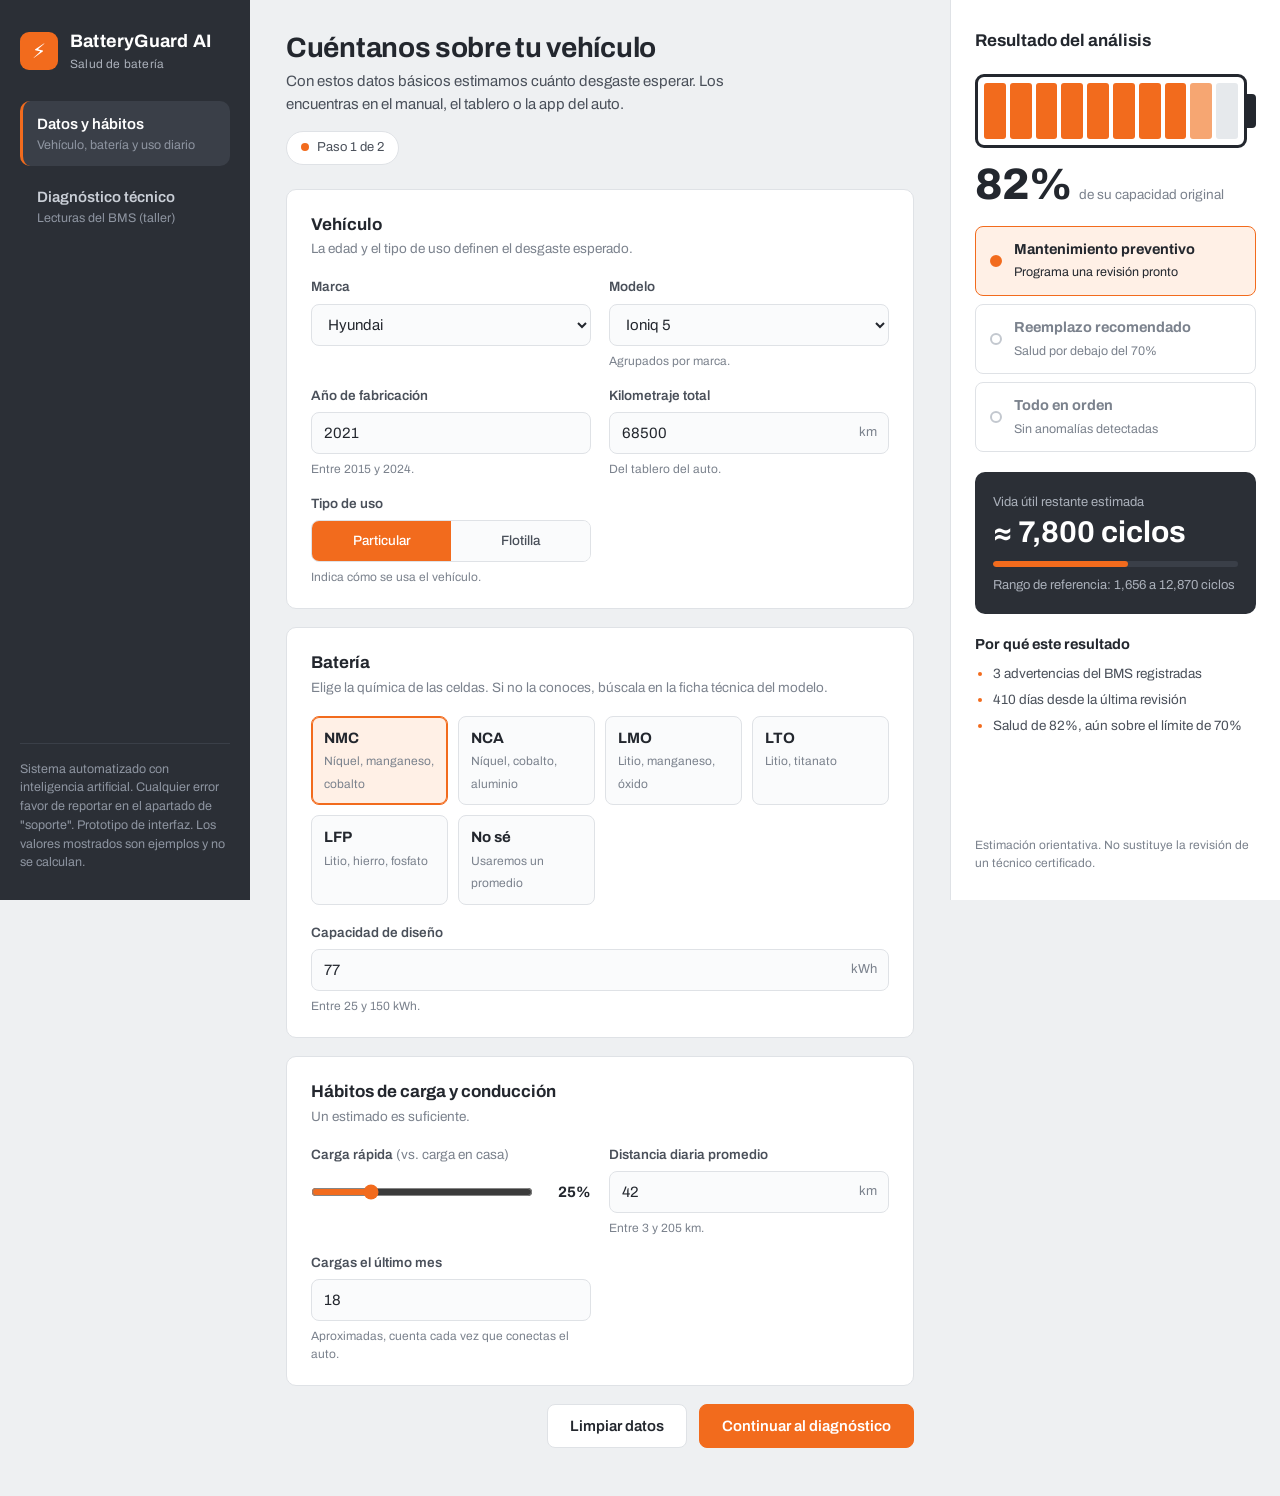
<file: index.html>
<!DOCTYPE html>
<html lang="es">
<head>
<meta charset="UTF-8">
<meta name="viewport" content="width=device-width, initial-scale=1">
<title>BatteryGuard AI · Salud de batería</title>
<link rel="preconnect" href="https://fonts.googleapis.com">
<link rel="preconnect" href="https://fonts.gstatic.com" crossorigin>
<link href="https://fonts.googleapis.com/css2?family=Archivo:wght@400;500;600;700;800&display=swap" rel="stylesheet">
<link rel="stylesheet" href="Style/style.css">
</head>
<body>
 
<!-- Selectores de pantalla (cambian la vista solo con CSS) -->
<input type="radio" name="vista" id="v1" class="vh" checked>
<input type="radio" name="vista" id="v2" class="vh">
 
<div class="app">
 
  <!-- ===== Barra lateral ===== -->
  <aside class="side">
    <div class="brand"><div class="bolt">⚡</div><div>BatteryGuard AI<small>Salud de batería</small></div></div>
    <nav class="nav" aria-label="Pantallas">
      <label for="v1"><b>Datos y hábitos</b><span>Vehículo, batería y uso diario</span></label>
      <label for="v2"><b>Diagnóstico técnico</b><span>Lecturas del BMS (taller)</span></label>
    </nav>
    <p class="note">Sistema automatizado con inteligencia artificial. Cualquier error favor de reportar en el apartado de "soporte". Prototipo de interfaz. Los valores mostrados son ejemplos y no se calculan.</p>
  </aside>
 
  <!-- ===== Contenido ===== -->
  <main class="main">
 
    <!-- PANTALLA 1 -->
    <section class="view" id="view1">
      <header class="top">
        <div>
          <h1>Cuéntanos sobre tu vehículo</h1>
          <p>Con estos datos básicos estimamos cuánto desgaste esperar. Los encuentras en el manual, el tablero o la app del auto.</p>
        </div>
        <span class="pill"><i></i>Paso 1 de 2</span>
      </header>
 
      <div class="card">
        <h2>Vehículo</h2>
        <p class="sub">La edad y el tipo de uso definen el desgaste esperado.</p>
        <div class="grid">
          <div class="f"><label for="marca">Marca</label>
            <select id="marca"><option>Ford</option><option>GM</option><option>Honda</option><option selected>Hyundai</option></select></div>
          <div class="f"><label for="modelo">Modelo</label>
            <select id="modelo">
              <optgroup label="Ford"><option>Mustang Mach-E</option><option>F-150 Lightning</option><option>E-Transit</option></optgroup>
              <optgroup label="GM"><option>Chevrolet Bolt</option><option>Equinox EV</option><option>Cadillac Lyriq</option></optgroup>
              <optgroup label="Honda"><option>Prologue</option><option>Honda e</option></optgroup>
              <optgroup label="Hyundai"><option selected>Ioniq 5</option><option>Ioniq 6</option><option>Kona Electric</option></optgroup>
            </select><small>Agrupados por marca.</small></div>
          <div class="f"><label for="anio">Año de fabricación</label><input id="anio" type="number" min="2015" max="2024" value="2021"><small>Entre 2015 y 2024.</small></div>
          <div class="f"><label for="odo">Kilometraje total</label>
            <div class="unit"><input id="odo" type="number" min="500" max="450000" value="68500"><span>km</span></div><small>Del tablero del auto.</small></div>
          <div class="f"><span class="l">Tipo de uso</span>
            <div class="seg"><label><input type="radio" name="uso" checked>Particular</label><label><input type="radio" name="uso">Flotilla</label></div>
            <small>Indica cómo se usa el vehículo.</small></div>
        </div>
      </div>
 
      <div class="card">
        <h2>Batería</h2>
        <p class="sub">Elige la química de las celdas. Si no la conoces, búscala en la ficha técnica del modelo.</p>
        <div class="chems" role="radiogroup" aria-label="Química de la batería">
          <label><input type="radio" name="quim" checked><b>NMC</b><small>Níquel, manganeso, cobalto</small></label>
          <label><input type="radio" name="quim"><b>NCA</b><small>Níquel, cobalto, aluminio</small></label>
          <label><input type="radio" name="quim"><b>LMO</b><small>Litio, manganeso, óxido</small></label>
          <label><input type="radio" name="quim"><b>LTO</b><small>Litio, titanato</small></label>
          <label><input type="radio" name="quim"><b>LFP</b><small>Litio, hierro, fosfato</small></label>
          <label><input type="radio" name="quim"><b>No sé</b><small>Usaremos un promedio</small></label>
        </div>
        <div class="grid" style="margin-top:18px">
          <div class="f"><label for="cap">Capacidad de diseño</label>
            <div class="unit"><input id="cap" type="number" min="25" max="150" value="77"><span>kWh</span></div><small>Entre 25 y 150 kWh.</small></div>
        </div>
      </div>
 
      <div class="card">
        <h2>Hábitos de carga y conducción</h2>
        <p class="sub">Un estimado es suficiente.</p>
        <div class="grid">
          <div class="f"><span class="l">Carga rápida <em>(vs. carga en casa)</em></span>
            <div class="range"><input type="range" min="0" max="100" value="25" aria-label="Porcentaje de carga rápida"><b>25%</b></div></div>
          <div class="f"><label for="dist">Distancia diaria promedio</label>
            <div class="unit"><input id="dist" type="number" min="3" max="205" value="42"><span>km</span></div><small>Entre 3 y 205 km.</small></div>
          <div class="f"><label for="ciclos">Cargas el último mes</label>
            <input id="ciclos" type="number" value="18"><small>Aproximadas, cuenta cada vez que conectas el auto.</small></div>
        </div>
      </div>
 
      <div class="actions">
        <button class="btn" type="button">Limpiar datos</button>
        <label class="btn pr" for="v2" style="display:grid;place-items:center;cursor:pointer">Continuar al diagnóstico</label>
      </div>
    </section>
 
    <!-- PANTALLA 2 -->
    <section class="view" id="view2">
      <header class="top">
        <div>
          <h1>Lecturas del BMS</h1>
          <p>Ingresa los valores que muestra el escáner OBD2 o el sistema de gestión de la batería durante la revisión.</p>
        </div>
        <span class="pill"><i></i>Paso 2 de 2</span>
      </header>
 
      <div class="meters" aria-label="Resumen de lecturas">
        <div class="meter"><span>Salud (SOH)</span><b>82<small>%</small></b><div class="bar or"><i style="width:82%"></i></div></div>
        <div class="meter"><span>Carga actual (SOC)</span><b>64<small>%</small></b><div class="bar"><i style="width:64%"></i></div></div>
        <div class="meter"><span>Voltaje del paquete</span><b>361<small>V</small></b><div class="bar"><i style="width:78%"></i></div></div>
        <div class="meter"><span>Temp. máxima</span><b>41<small>°C</small></b><div class="bar or"><i style="width:68%"></i></div></div>
      </div>
 
      <div class="card">
        <h2>Salud y rendimiento</h2>
        <p class="sub">Indicadores directos del estado de la batería.</p>
        <div class="grid">
          <div class="f"><label for="soh">Salud de la batería (SOH)</label><div class="unit"><input id="soh" type="number" min="40" max="100" value="82"><span>%</span></div><small>Menos de 70% indica riesgo alto.</small></div>
          <div class="f"><label for="soc">Estado de carga (SOC)</label><div class="unit"><input id="soc" type="number" value="64"><span>%</span></div></div>
          <div class="f"><label for="cyc">Ciclos registrados</label><input id="cyc" type="number" value="1120"></div>
        </div>
      </div>
 
      <div class="card">
        <h2>Mediciones eléctricas y térmicas</h2>
        <p class="sub">Lecturas instantáneas, tomadas con el auto en reposo.</p>
        <div class="grid">
          <div class="f"><label for="pv">Voltaje del paquete</label><div class="unit"><input id="pv" type="number" min="220" max="400" value="361"><span>V</span></div><small>Entre 220 y 400 V.</small></div>
          <div class="f"><label for="cv">Voltaje promedio por celda</label><div class="unit"><input id="cv" type="number" step="0.01" min="3" max="4.2" value="3.76"><span>V</span></div><small>Escríbelo en voltios, por ejemplo 3.76.</small></div>
          <div class="f"><label for="ir">Resistencia interna</label><div class="unit"><!-- Unidad pendiente: el dataset mezcla escalas en internal_resistance -->
            <input id="ir" type="number" value="406"><span>mΩ</span></div></div>
          <div class="f"><label for="ta">Temp. promedio de celdas</label><div class="unit"><input id="ta" type="number" value="33"><span>°C</span></div></div>
          <div class="f"><label for="tm">Temp. máxima de celdas</label><div class="unit"><input id="tm" type="number" value="41"><span>°C</span></div></div>
        </div>
      </div>
 
      <div class="card">
        <h2>Alertas y mantenimiento</h2>
        <p class="sub">Diferencias entre celdas y fallas registradas.</p>
        <div class="grid">
          <div class="f"><label for="vi">Desbalance de voltaje</label><div class="unit"><!-- Unidad pendiente: confirmar en el dataset (voltage_imbalance) -->
            <input id="vi" type="number" min="0" value="25"><span>mV</span></div><small>Diferencia entre la celda más alta y la más baja.</small></div>
          <div class="f"><label for="tv">Variación de temperatura</label><div class="unit"><input id="tv" type="number" value="6"><span>°C</span></div></div>
          <div class="f"><label for="wc">Advertencias del BMS</label><input id="wc" type="number" min="0" max="10" value="3"><small>Con 3 o más, el riesgo sube de forma notable.</small></div>
          <div class="f"><label for="ls">Último mantenimiento</label><div class="unit"><input id="ls" type="number" min="0" max="1500" value="410"><span>días</span></div></div>
        </div>
        <div class="flag" role="note">⚠ Hay 3 advertencias del BMS registradas. Conviene programar una revisión.</div>
      </div>
 
      <div class="actions">
        <label class="btn" for="v1" style="display:grid;place-items:center;cursor:pointer">Volver a datos</label>
        <button class="btn pr" type="button">Analizar batería</button>
      </div>
    </section>
  </main>
 
  <!-- ===== Resultado (ejemplo) ===== -->
  <aside class="res" aria-label="Resultado del análisis">
    <h2>Resultado del análisis</h2>
 
    <div>
      <div class="battery" aria-hidden="true">
        <div class="cells"><i class="on"></i><i class="on"></i><i class="on"></i><i class="on"></i><i class="on"></i><i class="on"></i><i class="on"></i><i class="on"></i><i class="warn"></i><i></i></div>
        <div class="tip"></div>
      </div>
      <div class="soh" style="margin-top:14px"><b>82%</b><span>de su capacidad original</span></div>
    </div>
 
    <div class="verdicts">
      <div class="vd act"><span class="dot"></span><div><b>Mantenimiento preventivo</b><small>Programa una revisión pronto</small></div></div>
      <div class="vd"><span class="dot"></span><div><b>Reemplazo recomendado</b><small>Salud por debajo del 70%</small></div></div>
      <div class="vd"><span class="dot"></span><div><b>Todo en orden</b><small>Sin anomalías detectadas</small></div></div>
    </div>
 
    <div class="life">
      <small>Vida útil restante estimada</small>
      <b>≈ 7,800 ciclos</b>
      <div class="bar"><i style="width:55%"></i></div>
      <small>Rango de referencia: 1,656 a 12,870 ciclos</small>
    </div>
 
    <div>
      <h2 style="font-size:14.5px;margin-bottom:8px">Por qué este resultado</h2>
      <ul class="why">
        <li>3 advertencias del BMS registradas</li>
        <li>410 días desde la última revisión</li>
        <li>Salud de 82%, aún sobre el límite de 70%</li>
      </ul>
    </div>
 
    <p class="fine">Estimación orientativa. No sustituye la revisión de un técnico certificado.</p>
  </aside>
 
</div>
</body>
</html>
</file>
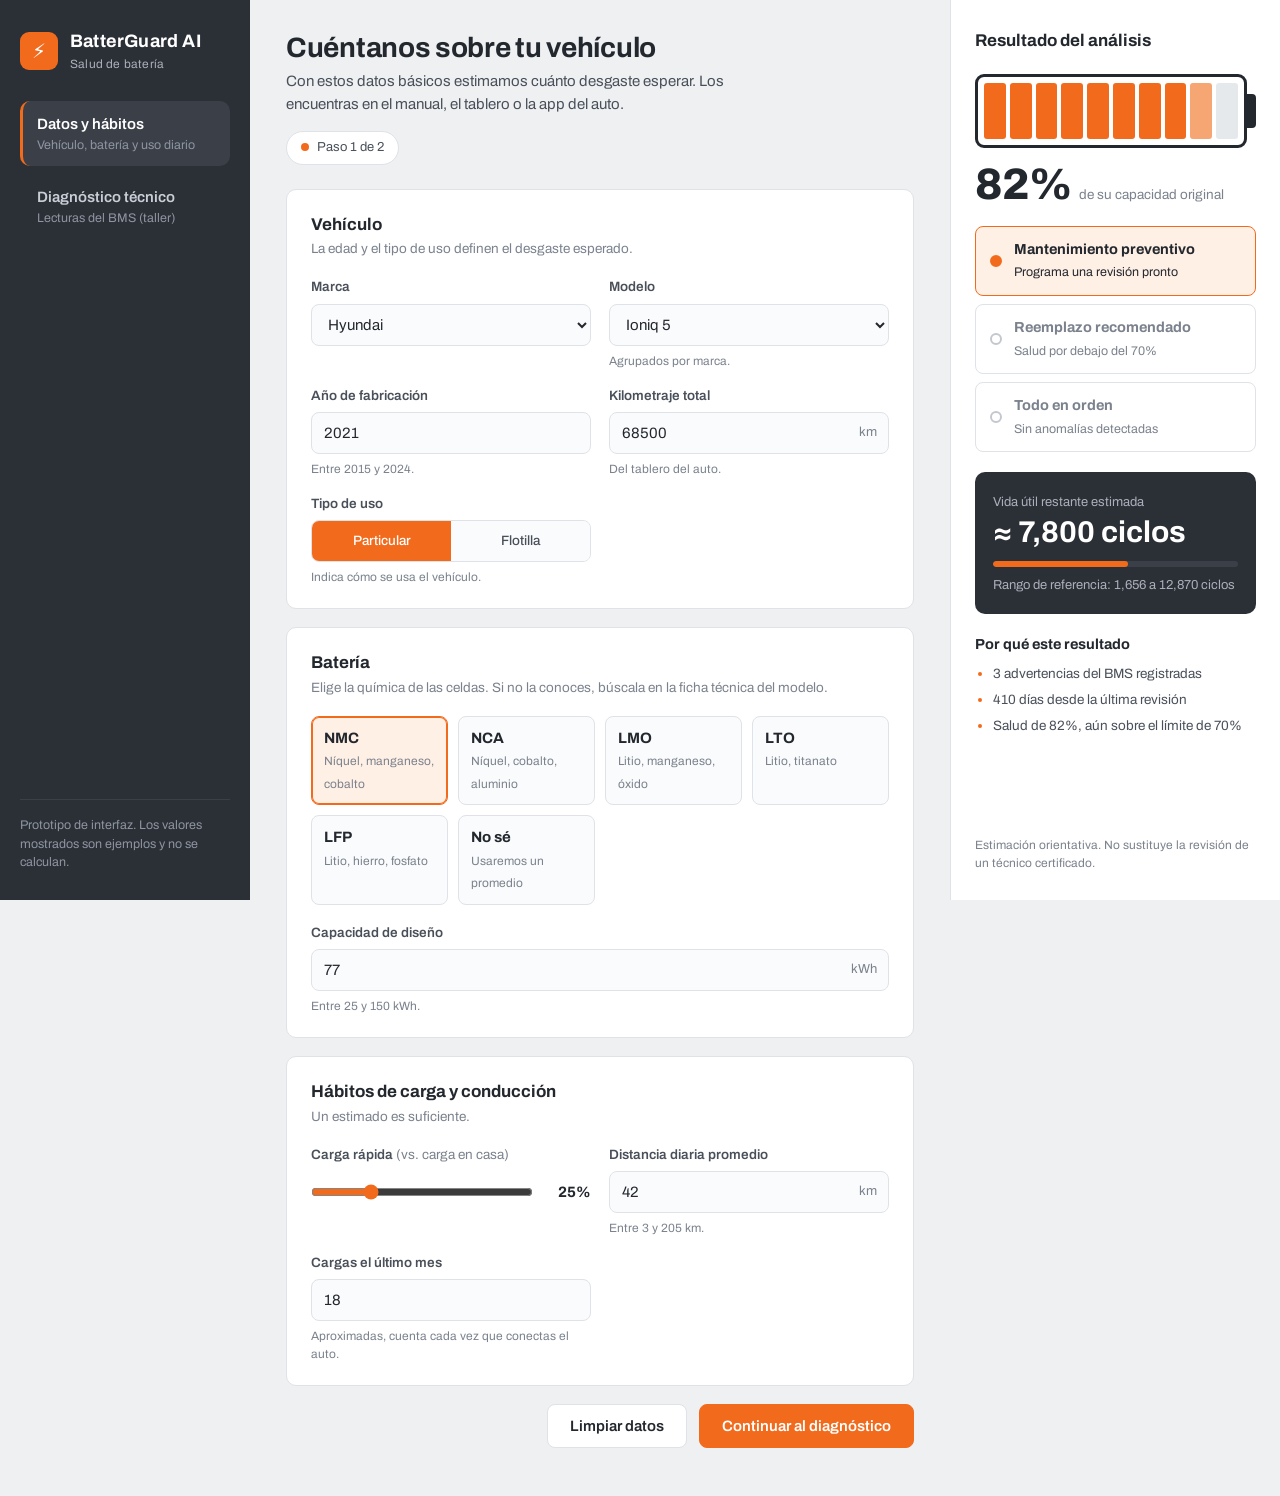
<file: dashboard.html>
<!DOCTYPE html>
<html lang="es">
<head>
<meta charset="UTF-8">
<meta name="viewport" content="width=device-width, initial-scale=1">
<title>BatteryGuard AI · Salud de batería</title>
<link rel="preconnect" href="https://fonts.googleapis.com">
<link rel="preconnect" href="https://fonts.gstatic.com" crossorigin>
<link href="https://fonts.googleapis.com/css2?family=Archivo:wght@400;500;600;700;800&display=swap" rel="stylesheet">
<link rel="stylesheet" href="Style/style.css">
</head>
<body>
 
<!-- Selectores de pantalla (cambian la vista solo con CSS) -->
<input type="radio" name="vista" id="v1" class="vh" checked>
<input type="radio" name="vista" id="v2" class="vh">
 
<div class="app">
 
  <!-- ===== Barra lateral ===== -->
  <aside class="side">
    <div class="brand"><div class="bolt">⚡</div><div>BatterGuard AI<small>Salud de batería</small></div></div>
    <nav class="nav" aria-label="Pantallas">
      <label for="v1"><b>Datos y hábitos</b><span>Vehículo, batería y uso diario</span></label>
      <label for="v2"><b>Diagnóstico técnico</b><span>Lecturas del BMS (taller)</span></label>
    </nav>
    <p class="note">Prototipo de interfaz. Los valores mostrados son ejemplos y no se calculan.</p>
  </aside>
 
  <!-- ===== Contenido ===== -->
  <main class="main">
 
    <!-- PANTALLA 1 -->
    <section class="view" id="view1">
      <header class="top">
        <div>
          <h1>Cuéntanos sobre tu vehículo</h1>
          <p>Con estos datos básicos estimamos cuánto desgaste esperar. Los encuentras en el manual, el tablero o la app del auto.</p>
        </div>
        <span class="pill"><i></i>Paso 1 de 2</span>
      </header>
 
      <div class="card">
        <h2>Vehículo</h2>
        <p class="sub">La edad y el tipo de uso definen el desgaste esperado.</p>
        <div class="grid">
          <div class="f"><label for="marca">Marca</label>
            <select id="marca"><option>Ford</option><option>GM</option><option>Honda</option><option selected>Hyundai</option></select></div>
          <div class="f"><label for="modelo">Modelo</label>
            <select id="modelo">
              <optgroup label="Ford"><option>Mustang Mach-E</option><option>F-150 Lightning</option><option>E-Transit</option></optgroup>
              <optgroup label="GM"><option>Chevrolet Bolt</option><option>Equinox EV</option><option>Cadillac Lyriq</option></optgroup>
              <optgroup label="Honda"><option>Prologue</option><option>Honda e</option></optgroup>
              <optgroup label="Hyundai"><option selected>Ioniq 5</option><option>Ioniq 6</option><option>Kona Electric</option></optgroup>
            </select><small>Agrupados por marca.</small></div>
          <div class="f"><label for="anio">Año de fabricación</label><input id="anio" type="number" min="2015" max="2024" value="2021"><small>Entre 2015 y 2024.</small></div>
          <div class="f"><label for="odo">Kilometraje total</label>
            <div class="unit"><input id="odo" type="number" min="500" max="450000" value="68500"><span>km</span></div><small>Del tablero del auto.</small></div>
          <div class="f"><span class="l">Tipo de uso</span>
            <div class="seg"><label><input type="radio" name="uso" checked>Particular</label><label><input type="radio" name="uso">Flotilla</label></div>
            <small>Indica cómo se usa el vehículo.</small></div>
        </div>
      </div>
 
      <div class="card">
        <h2>Batería</h2>
        <p class="sub">Elige la química de las celdas. Si no la conoces, búscala en la ficha técnica del modelo.</p>
        <div class="chems" role="radiogroup" aria-label="Química de la batería">
          <label><input type="radio" name="quim" checked><b>NMC</b><small>Níquel, manganeso, cobalto</small></label>
          <label><input type="radio" name="quim"><b>NCA</b><small>Níquel, cobalto, aluminio</small></label>
          <label><input type="radio" name="quim"><b>LMO</b><small>Litio, manganeso, óxido</small></label>
          <label><input type="radio" name="quim"><b>LTO</b><small>Litio, titanato</small></label>
          <label><input type="radio" name="quim"><b>LFP</b><small>Litio, hierro, fosfato</small></label>
          <label><input type="radio" name="quim"><b>No sé</b><small>Usaremos un promedio</small></label>
        </div>
        <div class="grid" style="margin-top:18px">
          <div class="f"><label for="cap">Capacidad de diseño</label>
            <div class="unit"><input id="cap" type="number" min="25" max="150" value="77"><span>kWh</span></div><small>Entre 25 y 150 kWh.</small></div>
        </div>
      </div>
 
      <div class="card">
        <h2>Hábitos de carga y conducción</h2>
        <p class="sub">Un estimado es suficiente.</p>
        <div class="grid">
          <div class="f"><span class="l">Carga rápida <em>(vs. carga en casa)</em></span>
            <div class="range"><input type="range" min="0" max="100" value="25" aria-label="Porcentaje de carga rápida"><b>25%</b></div></div>
          <div class="f"><label for="dist">Distancia diaria promedio</label>
            <div class="unit"><input id="dist" type="number" min="3" max="205" value="42"><span>km</span></div><small>Entre 3 y 205 km.</small></div>
          <div class="f"><label for="ciclos">Cargas el último mes</label>
            <input id="ciclos" type="number" value="18"><small>Aproximadas, cuenta cada vez que conectas el auto.</small></div>
        </div>
      </div>
 
      <div class="actions">
        <button class="btn" type="button">Limpiar datos</button>
        <label class="btn pr" for="v2" style="display:grid;place-items:center;cursor:pointer">Continuar al diagnóstico</label>
      </div>
    </section>
 
    <!-- PANTALLA 2 -->
    <section class="view" id="view2">
      <header class="top">
        <div>
          <h1>Lecturas del BMS</h1>
          <p>Ingresa los valores que muestra el escáner OBD2 o el sistema de gestión de la batería durante la revisión.</p>
        </div>
        <span class="pill"><i></i>Paso 2 de 2</span>
      </header>
 
      <div class="meters" aria-label="Resumen de lecturas">
        <div class="meter"><span>Salud (SOH)</span><b>82<small>%</small></b><div class="bar or"><i style="width:82%"></i></div></div>
        <div class="meter"><span>Carga actual (SOC)</span><b>64<small>%</small></b><div class="bar"><i style="width:64%"></i></div></div>
        <div class="meter"><span>Voltaje del paquete</span><b>361<small>V</small></b><div class="bar"><i style="width:78%"></i></div></div>
        <div class="meter"><span>Temp. máxima</span><b>41<small>°C</small></b><div class="bar or"><i style="width:68%"></i></div></div>
      </div>
 
      <div class="card">
        <h2>Salud y rendimiento</h2>
        <p class="sub">Indicadores directos del estado de la batería.</p>
        <div class="grid">
          <div class="f"><label for="soh">Salud de la batería (SOH)</label><div class="unit"><input id="soh" type="number" min="40" max="100" value="82"><span>%</span></div><small>Menos de 70% indica riesgo alto.</small></div>
          <div class="f"><label for="soc">Estado de carga (SOC)</label><div class="unit"><input id="soc" type="number" value="64"><span>%</span></div></div>
          <div class="f"><label for="cyc">Ciclos registrados</label><input id="cyc" type="number" value="1120"></div>
        </div>
      </div>
 
      <div class="card">
        <h2>Mediciones eléctricas y térmicas</h2>
        <p class="sub">Lecturas instantáneas, tomadas con el auto en reposo.</p>
        <div class="grid">
          <div class="f"><label for="pv">Voltaje del paquete</label><div class="unit"><input id="pv" type="number" min="220" max="400" value="361"><span>V</span></div><small>Entre 220 y 400 V.</small></div>
          <div class="f"><label for="cv">Voltaje promedio por celda</label><div class="unit"><input id="cv" type="number" step="0.01" min="3" max="4.2" value="3.76"><span>V</span></div><small>Escríbelo en voltios, por ejemplo 3.76.</small></div>
          <div class="f"><label for="ir">Resistencia interna</label><div class="unit"><!-- Unidad pendiente: el dataset mezcla escalas en internal_resistance -->
            <input id="ir" type="number" value="406"><span>mΩ</span></div></div>
          <div class="f"><label for="ta">Temp. promedio de celdas</label><div class="unit"><input id="ta" type="number" value="33"><span>°C</span></div></div>
          <div class="f"><label for="tm">Temp. máxima de celdas</label><div class="unit"><input id="tm" type="number" value="41"><span>°C</span></div></div>
        </div>
      </div>
 
      <div class="card">
        <h2>Alertas y mantenimiento</h2>
        <p class="sub">Diferencias entre celdas y fallas registradas.</p>
        <div class="grid">
          <div class="f"><label for="vi">Desbalance de voltaje</label><div class="unit"><!-- Unidad pendiente: confirmar en el dataset (voltage_imbalance) -->
            <input id="vi" type="number" min="0" value="25"><span>mV</span></div><small>Diferencia entre la celda más alta y la más baja.</small></div>
          <div class="f"><label for="tv">Variación de temperatura</label><div class="unit"><input id="tv" type="number" value="6"><span>°C</span></div></div>
          <div class="f"><label for="wc">Advertencias del BMS</label><input id="wc" type="number" min="0" max="10" value="3"><small>Con 3 o más, el riesgo sube de forma notable.</small></div>
          <div class="f"><label for="ls">Último mantenimiento</label><div class="unit"><input id="ls" type="number" min="0" max="1500" value="410"><span>días</span></div></div>
        </div>
        <div class="flag" role="note">⚠ Hay 3 advertencias del BMS registradas. Conviene programar una revisión.</div>
      </div>
 
      <div class="actions">
        <label class="btn" for="v1" style="display:grid;place-items:center;cursor:pointer">Volver a datos</label>
        <button class="btn pr" type="button">Analizar batería</button>
      </div>
    </section>
  </main>
 
  <!-- ===== Resultado (ejemplo) ===== -->
  <aside class="res" aria-label="Resultado del análisis">
    <h2>Resultado del análisis</h2>
 
    <div>
      <div class="battery" aria-hidden="true">
        <div class="cells"><i class="on"></i><i class="on"></i><i class="on"></i><i class="on"></i><i class="on"></i><i class="on"></i><i class="on"></i><i class="on"></i><i class="warn"></i><i></i></div>
        <div class="tip"></div>
      </div>
      <div class="soh" style="margin-top:14px"><b>82%</b><span>de su capacidad original</span></div>
    </div>
 
    <div class="verdicts">
      <div class="vd act"><span class="dot"></span><div><b>Mantenimiento preventivo</b><small>Programa una revisión pronto</small></div></div>
      <div class="vd"><span class="dot"></span><div><b>Reemplazo recomendado</b><small>Salud por debajo del 70%</small></div></div>
      <div class="vd"><span class="dot"></span><div><b>Todo en orden</b><small>Sin anomalías detectadas</small></div></div>
    </div>
 
    <div class="life">
      <small>Vida útil restante estimada</small>
      <b>≈ 7,800 ciclos</b>
      <div class="bar"><i style="width:55%"></i></div>
      <small>Rango de referencia: 1,656 a 12,870 ciclos</small>
    </div>
 
    <div>
      <h2 style="font-size:14.5px;margin-bottom:8px">Por qué este resultado</h2>
      <ul class="why">
        <li>3 advertencias del BMS registradas</li>
        <li>410 días desde la última revisión</li>
        <li>Salud de 82%, aún sobre el límite de 70%</li>
      </ul>
    </div>
 
    <p class="fine">Estimación orientativa. No sustituye la revisión de un técnico certificado.</p>
  </aside>
 
</div>
</body>
</html>
</file>
<file: Style/style.css>
/* ===== Tokens ===== */
:root{
  --ink:#23272e; --ink-2:#4a505a; --ink-3:#7b828d;
  --line:#dfe2e6; --bg:#eef0f2; --card:#fff; --side:#2b2f36; --side-2:#3a3f48;
  --or:#f26b1d; --or-d:#c9520e; --or-l:#fff0e6; --ok:#4f8a5b; --bad:#b8423a;
  --f:'Archivo','Segoe UI',system-ui,sans-serif;
  --r:10px;
}
*{box-sizing:border-box;margin:0;padding:0}
body{font-family:var(--f);background:var(--bg);color:var(--ink);font-size:15px;line-height:1.5}
.vh{position:absolute;opacity:0;pointer-events:none}
button,input,select{font:inherit;color:inherit}
:focus-visible{outline:2px solid var(--or);outline-offset:2px}

/* ===== Layout ===== */
.app{display:grid;grid-template-columns:250px minmax(0,1fr) 330px;min-height:100vh}
.side{background:var(--side);color:#fff;padding:28px 20px;display:flex;flex-direction:column;gap:28px;position:sticky;top:0;height:100vh}
.brand{display:flex;align-items:center;gap:12px;font-weight:700;font-size:18px;letter-spacing:.2px}
.brand small{display:block;font-weight:400;font-size:12px;color:#aab0ba}
.bolt{width:38px;height:38px;border-radius:9px;background:var(--or);display:grid;place-items:center;font-size:20px}
.nav{display:flex;flex-direction:column;gap:8px}
.nav label{cursor:pointer;padding:12px 14px;border-radius:var(--r);color:#c9ced6;display:flex;flex-direction:column;border-left:3px solid transparent;transition:background .2s}
.nav label:hover{background:var(--side-2)}
.nav b{font-weight:600;font-size:15px;color:inherit}
.nav span{font-size:12.5px;color:#8e95a1}
#v1:checked ~ .app label[for=v1],#v2:checked ~ .app label[for=v2]{background:var(--side-2);color:#fff;border-left-color:var(--or)}
#v1:focus-visible ~ .app label[for=v1],#v2:focus-visible ~ .app label[for=v2]{outline:2px solid var(--or)}
.side .note{margin-top:auto;font-size:12.5px;color:#8e95a1;border-top:1px solid var(--side-2);padding-top:16px}

.main{padding:32px 36px 48px;min-width:0}
.top{display:flex;justify-content:space-between;align-items:flex-end;gap:16px;margin-bottom:24px;flex-wrap:wrap}
h1{font-size:28px;line-height:1.15;font-weight:700;letter-spacing:-.3px}
.top p{color:var(--ink-2);margin-top:6px;max-width:56ch}
.pill{background:var(--card);border:1px solid var(--line);border-radius:99px;padding:6px 14px;font-size:13px;color:var(--ink-2);white-space:nowrap}
.pill i{display:inline-block;width:8px;height:8px;border-radius:50%;background:var(--or);margin-right:8px}

.view{display:none}
#v1:checked ~ .app #view1,#v2:checked ~ .app #view2{display:block}

/* ===== Formularios ===== */
.card{background:var(--card);border:1px solid var(--line);border-radius:var(--r);padding:22px 24px;margin-bottom:18px}
.card h2{font-size:17px;font-weight:700;margin-bottom:2px}
.card .sub{color:var(--ink-3);font-size:13.5px;margin-bottom:18px}
.grid{display:grid;grid-template-columns:repeat(auto-fit,minmax(190px,1fr));gap:16px 18px}
.f{display:flex;flex-direction:column;gap:6px}
.f label,.f .l{font-size:13.5px;font-weight:600;color:var(--ink-2)}
.f em{font-style:normal;font-weight:400;color:var(--ink-3)}
.f input,.f select{height:42px;border:1px solid var(--line);border-radius:8px;padding:0 12px;background:#fafbfc;transition:border-color .2s,box-shadow .2s}
.f input:hover,.f select:hover{border-color:#c3c8cf}
.f input:focus,.f select:focus{outline:none;border-color:var(--or);box-shadow:0 0 0 3px var(--or-l);background:#fff}
.f small{font-size:12px;color:var(--ink-3)}
.unit{position:relative}
.unit input{width:100%;padding-right:48px}
.unit span{position:absolute;right:12px;top:11px;font-size:13px;color:var(--ink-3)}

.seg{display:flex;border:1px solid var(--line);border-radius:8px;overflow:hidden;height:42px}
.seg label{flex:1;display:grid;place-items:center;cursor:pointer;font-weight:500;background:#fafbfc;transition:background .2s}
.seg input{position:absolute;opacity:0}
.seg input:checked + span{color:#fff}
.seg label:has(input:checked){background:var(--or);color:#fff}
.seg label:has(input:focus-visible){outline:2px solid var(--ink);outline-offset:-3px}

.range{display:flex;align-items:center;gap:12px;height:42px}
.range input{flex:1;height:auto;padding:0;accent-color:var(--or);background:none;border:0}
.range b{min-width:46px;text-align:right;font-variant-numeric:tabular-nums}

.chems{display:grid;grid-template-columns:repeat(auto-fit,minmax(120px,1fr));gap:10px}
.chems label{border:1px solid var(--line);border-radius:8px;padding:10px 12px;cursor:pointer;background:#fafbfc;display:block}
.chems input{position:absolute;opacity:0}
.chems b{display:block;font-size:15px}
.chems small{color:var(--ink-3);font-size:12px}
.chems label:has(input:checked){border-color:var(--or);background:var(--or-l);box-shadow:inset 0 0 0 1px var(--or)}
.chems label:has(input:focus-visible){outline:2px solid var(--ink)}

.actions{display:flex;gap:12px;justify-content:flex-end;flex-wrap:wrap;margin-top:6px}
.btn{height:44px;padding:0 22px;border-radius:8px;border:1px solid var(--line);background:#fff;font-weight:600;cursor:pointer;transition:background .2s,transform .1s}
.btn:hover{background:#f5f6f7}.btn:active{transform:translateY(1px)}
.btn.pr{background:var(--or);border-color:var(--or);color:#fff}
.btn.pr:hover{background:var(--or-d)}

/* ===== Lecturas BMS ===== */
.meters{display:grid;grid-template-columns:repeat(auto-fit,minmax(150px,1fr));gap:14px;margin-bottom:18px}
.meter{background:var(--card);border:1px solid var(--line);border-radius:var(--r);padding:16px 18px}
.meter span{font-size:13px;color:var(--ink-3)}
.meter b{display:block;font-size:30px;font-weight:700;line-height:1.1;margin:4px 0 8px;font-variant-numeric:tabular-nums}
.meter b small{font-size:14px;font-weight:500;color:var(--ink-3);margin-left:2px}
.bar{height:6px;background:#e6e9ec;border-radius:9px;overflow:hidden}
.bar i{display:block;height:100%;background:var(--ink-2);border-radius:9px}
.bar.or i{background:var(--or)}
.flag{display:flex;gap:10px;align-items:flex-start;padding:12px 14px;border-radius:8px;background:var(--or-l);border:1px solid #f9c9a8;font-size:13.5px;margin-top:14px;color:#7a3208}

/* ===== Panel de resultado ===== */
.res{background:var(--card);border-left:1px solid var(--line);padding:28px 24px;position:sticky;top:0;height:100vh;overflow:auto;display:flex;flex-direction:column;gap:20px}
.res h2{font-size:17px}
.battery{display:flex;align-items:stretch;gap:0}
.cells{flex:1;display:grid;grid-template-columns:repeat(10,1fr);gap:4px;padding:6px;border:3px solid var(--ink);border-radius:9px;height:74px}
.cells i{background:#e6e9ec;border-radius:3px}
.cells i.on{background:var(--or)}
.cells i.warn{background:#f6a672}
.tip{width:9px;margin:20px 0;background:var(--ink);border-radius:0 4px 4px 0}
.soh{display:flex;align-items:baseline;gap:8px}
.soh b{font-size:44px;line-height:1;font-weight:800;letter-spacing:-1px}
.soh span{color:var(--ink-3);font-size:13.5px}
.verdicts{display:flex;flex-direction:column;gap:8px}
.vd{display:flex;gap:12px;padding:12px 14px;border-radius:8px;border:1px solid var(--line);color:var(--ink-3);align-items:center}
.vd .dot{width:12px;height:12px;border-radius:50%;border:2px solid #c3c8cf;flex:none}
.vd b{display:block;font-size:14.5px;color:inherit}
.vd small{font-size:12.5px}
.vd.act{border-color:var(--or);background:var(--or-l);color:var(--ink)}
.vd.act .dot{background:var(--or);border-color:var(--or)}
.life{background:var(--side);color:#fff;border-radius:var(--r);padding:18px}
.life small{color:#aab0ba;font-size:13px}
.life b{display:block;font-size:30px;line-height:1.15;margin:2px 0}
.life .bar{background:var(--side-2);margin:12px 0 6px}.life .bar i{background:var(--or)}
.why{padding-left:18px;color:var(--ink-2);font-size:13.5px;display:flex;flex-direction:column;gap:6px}
.why li::marker{color:var(--or)}
.res .fine{font-size:12px;color:var(--ink-3);margin-top:auto}

@media (max-width:1150px){
  .app{grid-template-columns:230px minmax(0,1fr)}
  .res{grid-column:1/-1;position:static;height:auto;border-left:0;border-top:1px solid var(--line)}
}
@media (max-width:760px){
  .app{grid-template-columns:1fr}
  .side{position:static;height:auto;padding:16px;gap:14px}
  .nav{flex-direction:row}.nav label{flex:1}.nav span,.side .note{display:none}
  .main{padding:22px 16px 32px}
  h1{font-size:23px}
}
@media (prefers-reduced-motion:reduce){*{transition:none!important}}
</file>
